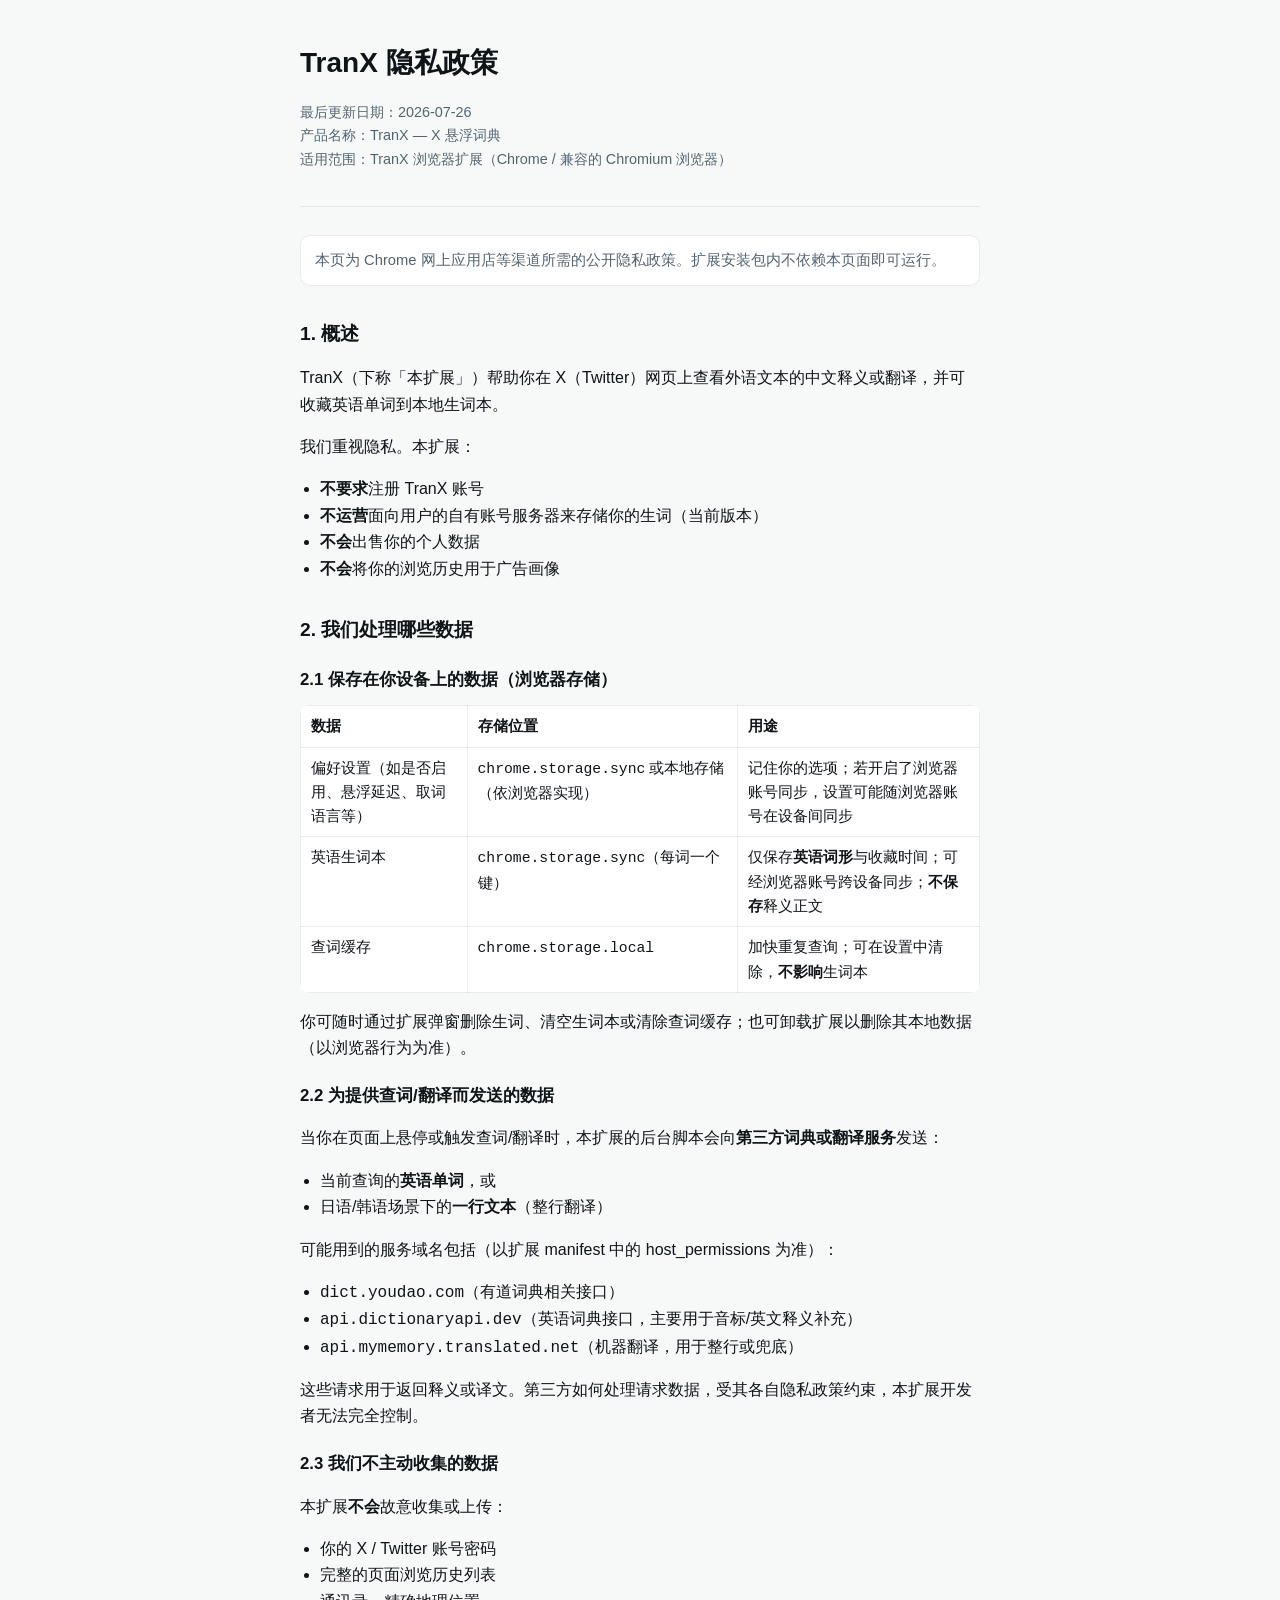
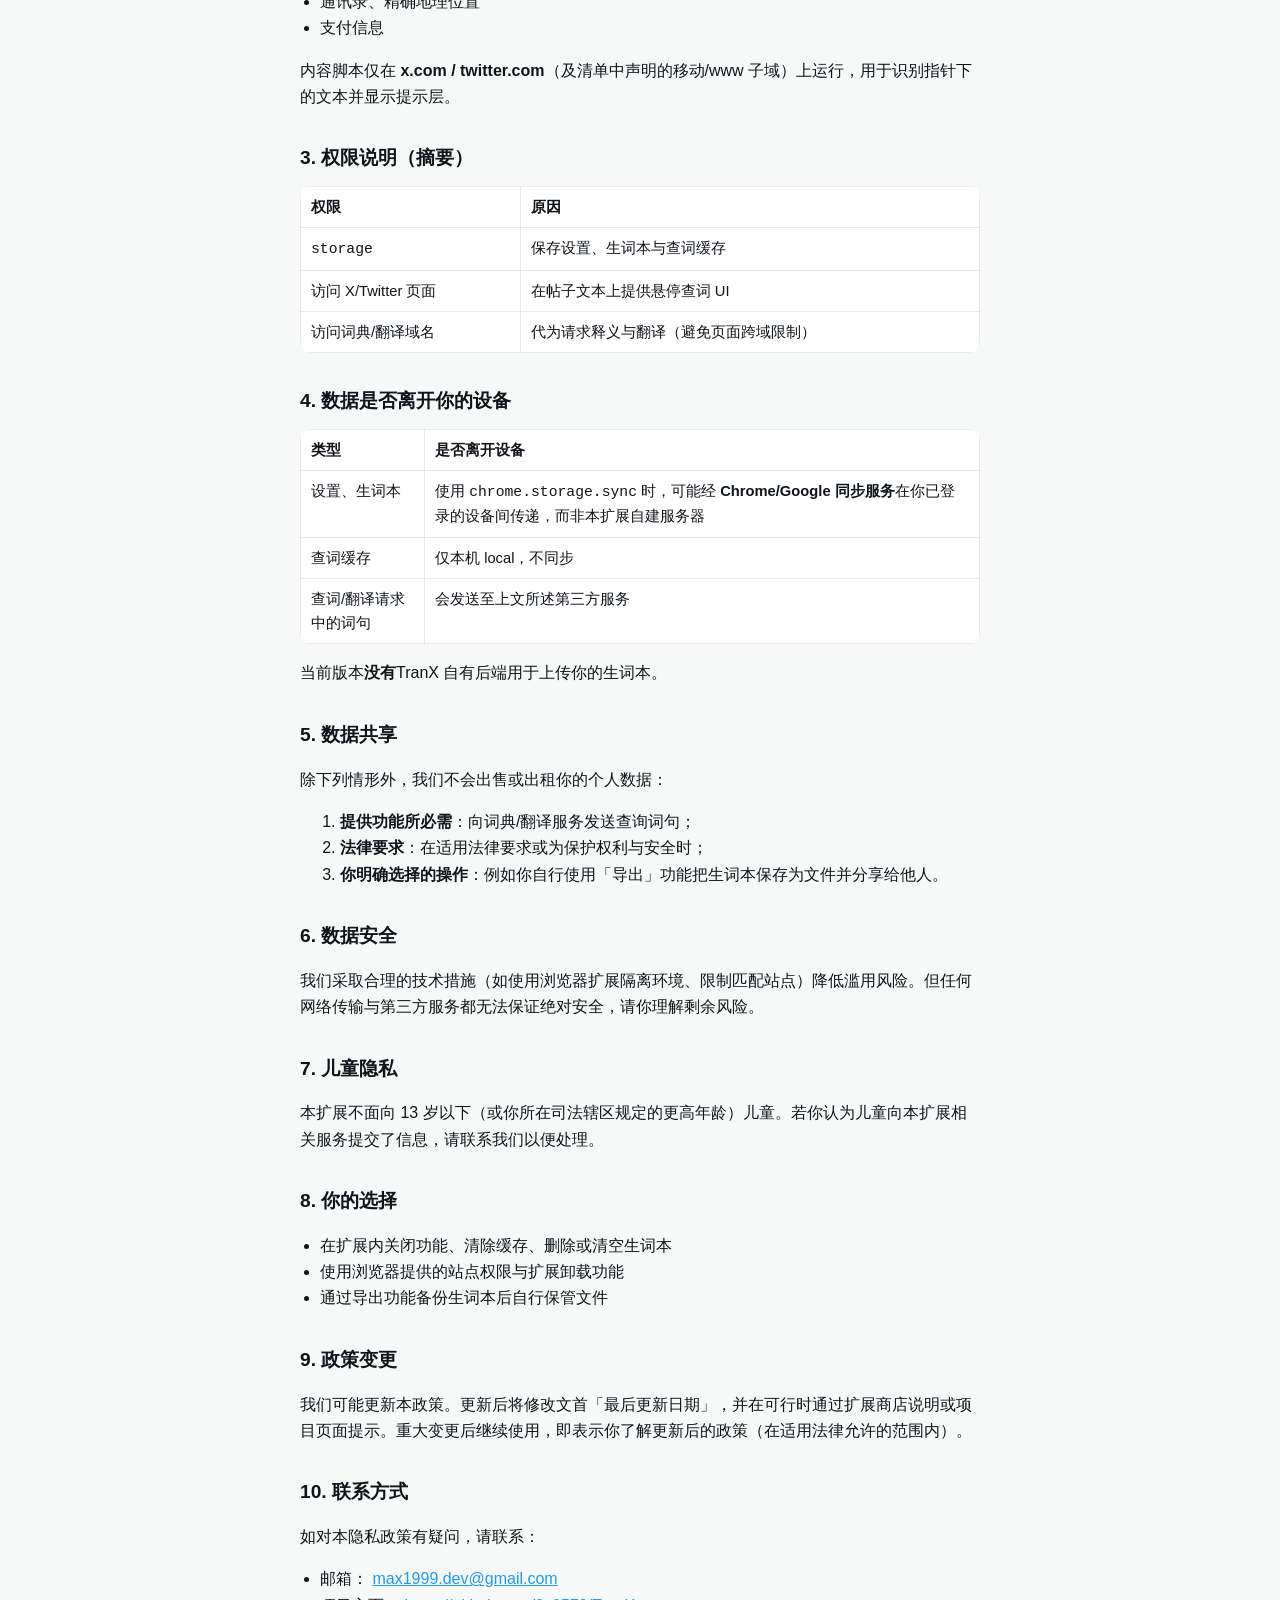
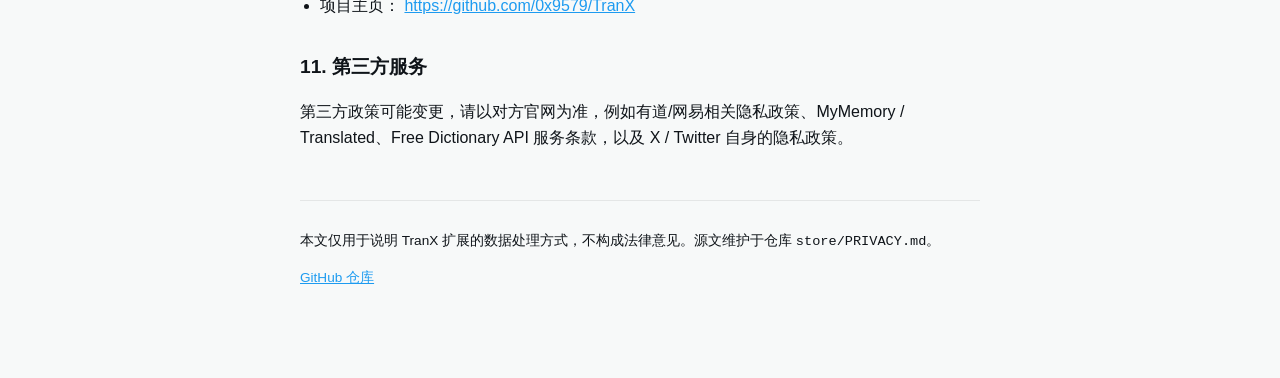
<file: docs/index.html>
<!DOCTYPE html>
<html lang="zh-CN">
  <head>
    <meta charset="utf-8" />
    <meta http-equiv="refresh" content="0; url=privacy.html" />
    <meta name="viewport" content="width=device-width, initial-scale=1" />
    <title>TranX</title>
    <link rel="canonical" href="privacy.html" />
    <style>
      body {
        font-family: system-ui, sans-serif;
        max-width: 40rem;
        margin: 3rem auto;
        padding: 0 1rem;
        line-height: 1.5;
      }
    </style>
  </head>
  <body>
    <p>
      正在跳转到
      <a href="privacy.html">TranX 隐私政策</a>…
    </p>
  </body>
</html>
</file>
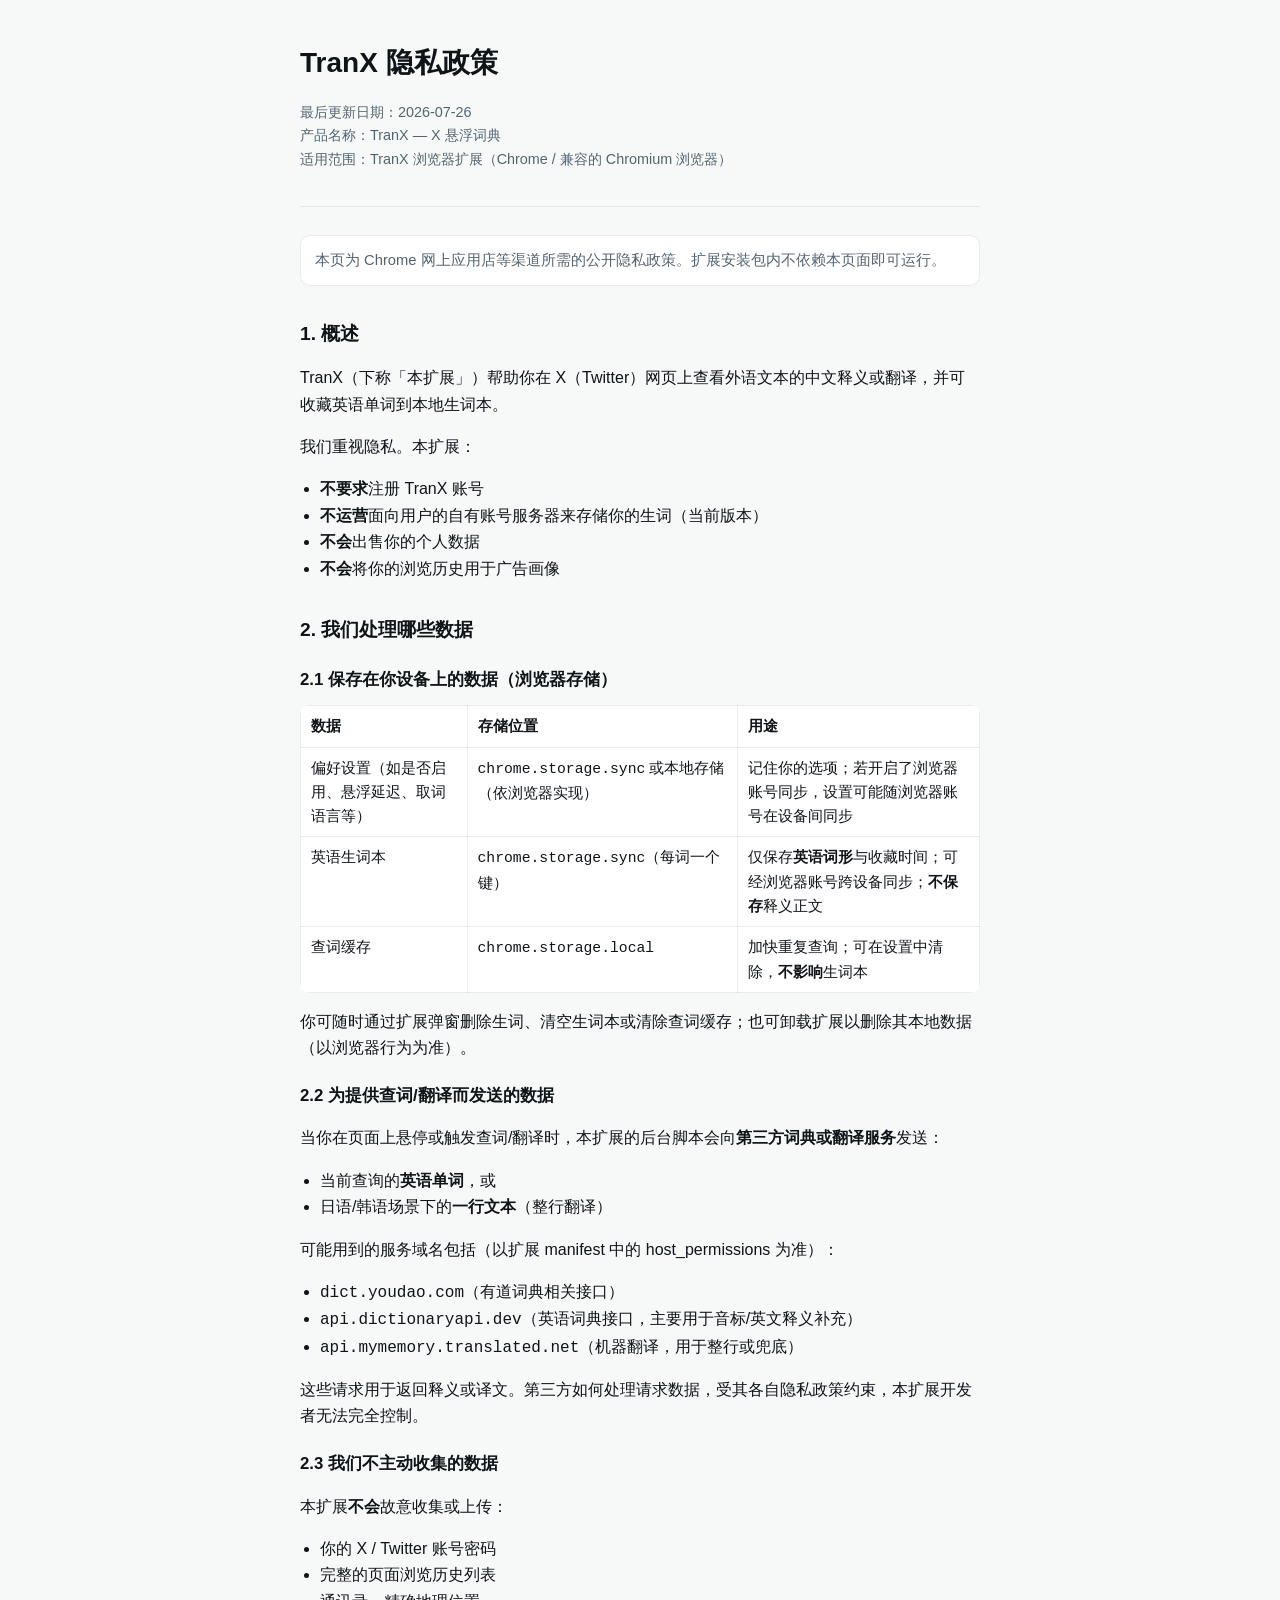
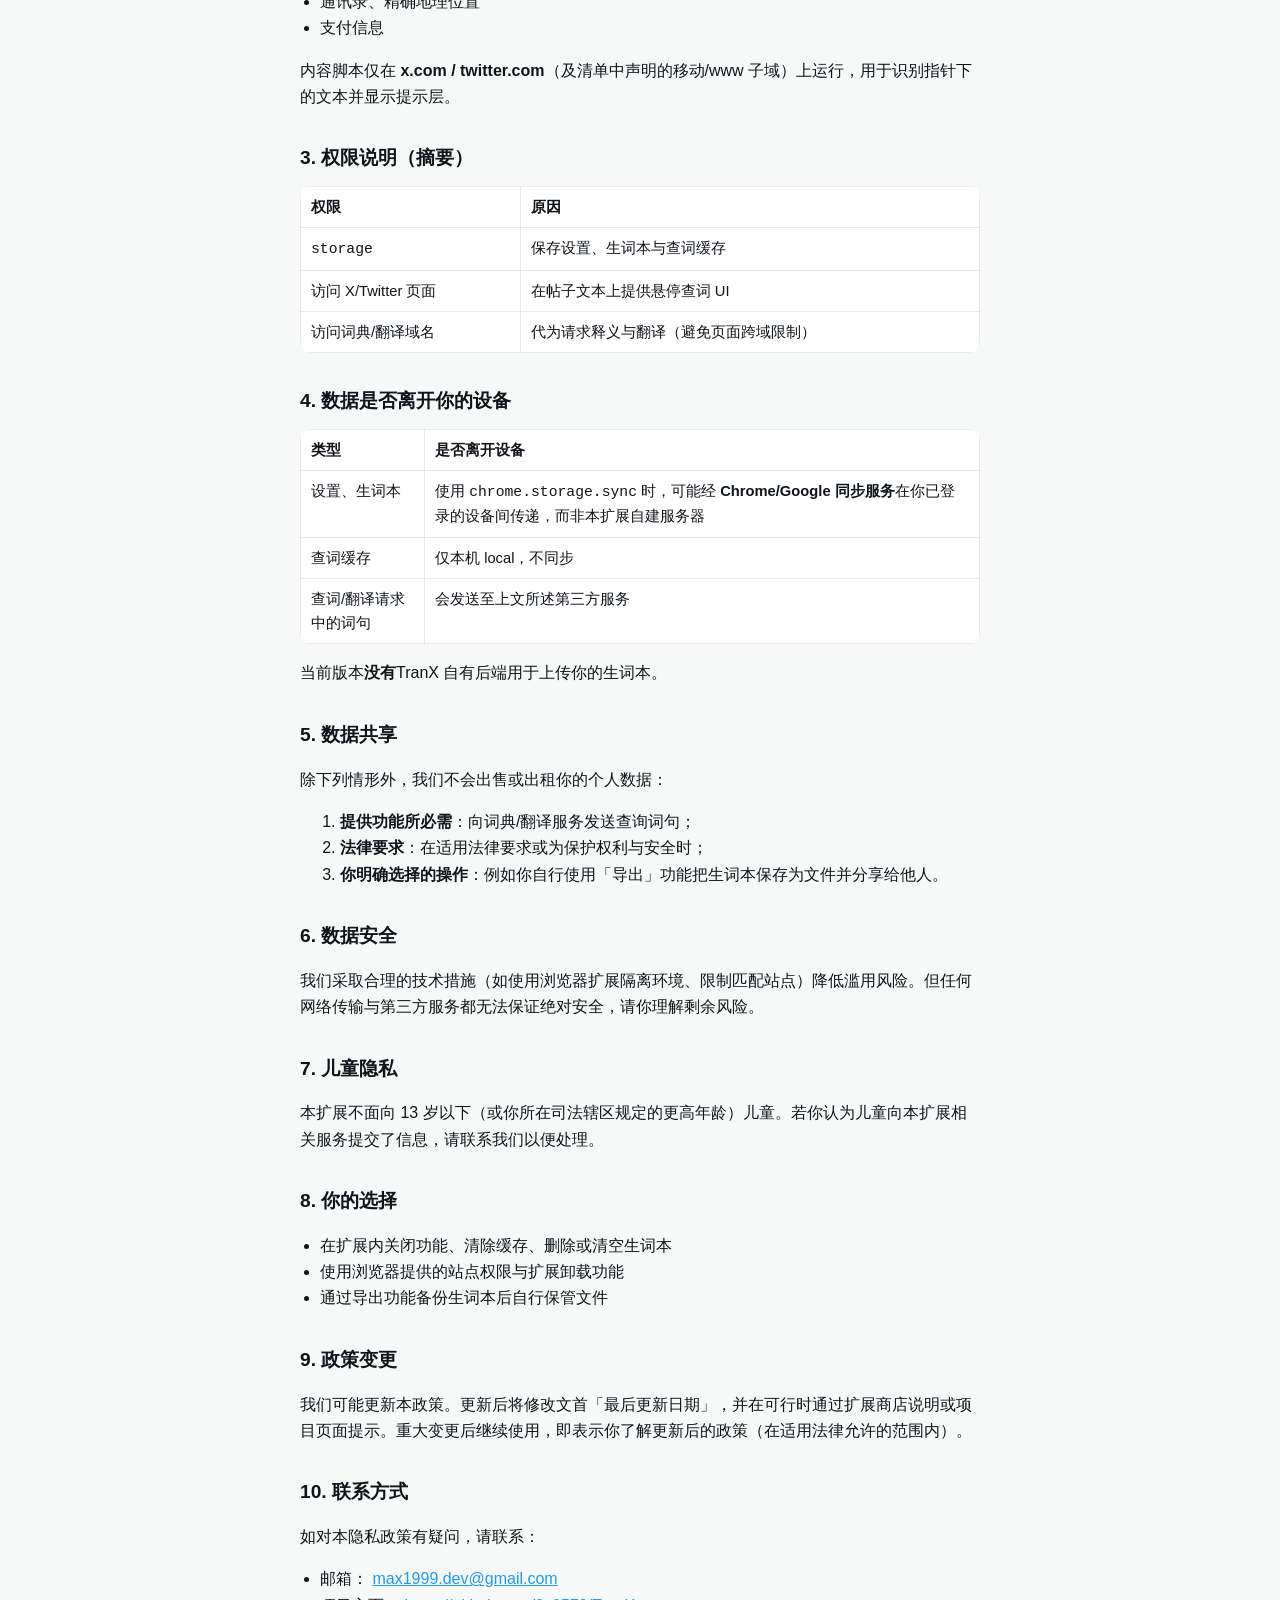
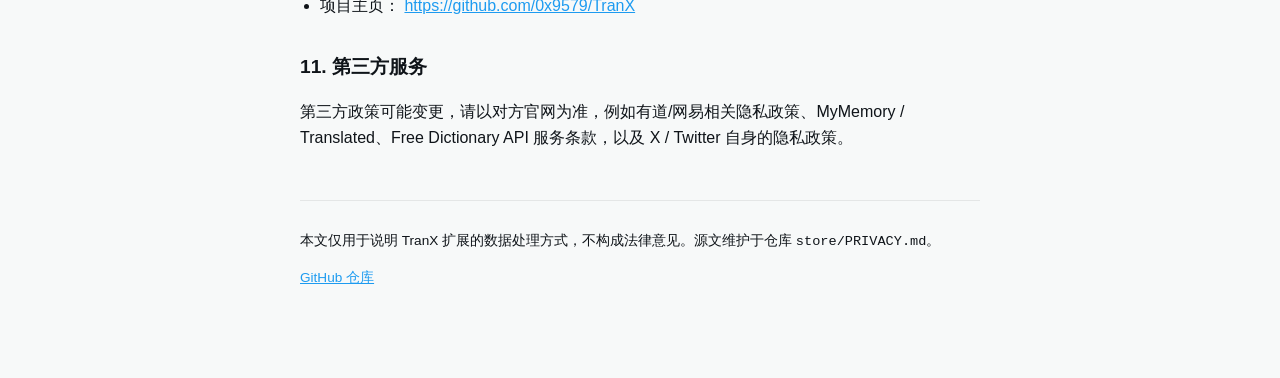
<file: docs/privacy.html>
<!DOCTYPE html>
<html lang="zh-CN">
  <head>
    <meta charset="utf-8" />
    <meta name="viewport" content="width=device-width, initial-scale=1" />
    <title>TranX 隐私政策</title>
    <meta name="description" content="TranX — X 悬浮词典 隐私政策" />
    <style>
      :root {
        color-scheme: light dark;
        --bg: #0f1419;
        --fg: #e7e9ea;
        --muted: #8b98a5;
        --accent: #1d9bf0;
        --border: rgba(255, 255, 255, 0.1);
        --card: rgba(255, 255, 255, 0.03);
      }
      @media (prefers-color-scheme: light) {
        :root {
          --bg: #f7f9f9;
          --fg: #0f1419;
          --muted: #536471;
          --border: rgba(0, 0, 0, 0.08);
          --card: #fff;
        }
      }
      * {
        box-sizing: border-box;
      }
      body {
        margin: 0;
        font-family: -apple-system, BlinkMacSystemFont, "Segoe UI", Roboto,
          "PingFang SC", "Microsoft YaHei", sans-serif;
        background: var(--bg);
        color: var(--fg);
        line-height: 1.65;
        font-size: 16px;
      }
      main {
        max-width: 720px;
        margin: 0 auto;
        padding: 40px 20px 80px;
      }
      header {
        margin-bottom: 28px;
        padding-bottom: 20px;
        border-bottom: 1px solid var(--border);
      }
      h1 {
        font-size: 1.75rem;
        margin: 0 0 8px;
      }
      .meta {
        color: var(--muted);
        font-size: 0.9rem;
      }
      h2 {
        font-size: 1.2rem;
        margin: 2rem 0 0.75rem;
      }
      h3 {
        font-size: 1.05rem;
        margin: 1.25rem 0 0.5rem;
      }
      p,
      li {
        color: var(--fg);
      }
      ul {
        padding-left: 1.25rem;
      }
      a {
        color: var(--accent);
      }
      table {
        width: 100%;
        border-collapse: collapse;
        font-size: 0.92rem;
        margin: 0.75rem 0 1rem;
        background: var(--card);
        border-radius: 10px;
        overflow: hidden;
      }
      th,
      td {
        border: 1px solid var(--border);
        padding: 8px 10px;
        text-align: left;
        vertical-align: top;
      }
      th {
        font-weight: 600;
      }
      .note {
        background: var(--card);
        border: 1px solid var(--border);
        border-radius: 10px;
        padding: 12px 14px;
        color: var(--muted);
        font-size: 0.92rem;
      }
      footer {
        margin-top: 3rem;
        padding-top: 1rem;
        border-top: 1px solid var(--border);
        color: var(--muted);
        font-size: 0.85rem;
      }
    </style>
  </head>
  <body>
    <main>
      <header>
        <h1>TranX 隐私政策</h1>
        <p class="meta">
          最后更新日期：2026-07-26<br />
          产品名称：TranX — X 悬浮词典<br />
          适用范围：TranX 浏览器扩展（Chrome / 兼容的 Chromium 浏览器）
        </p>
      </header>

      <p class="note">
        本页为 Chrome 网上应用店等渠道所需的公开隐私政策。扩展安装包内不依赖本页面即可运行。
      </p>

      <h2>1. 概述</h2>
      <p>
        TranX（下称「本扩展」）帮助你在 X（Twitter）网页上查看外语文本的中文释义或翻译，并可收藏英语单词到本地生词本。
      </p>
      <p>我们重视隐私。本扩展：</p>
      <ul>
        <li><strong>不要求</strong>注册 TranX 账号</li>
        <li>
          <strong>不运营</strong>面向用户的自有账号服务器来存储你的生词（当前版本）
        </li>
        <li><strong>不会</strong>出售你的个人数据</li>
        <li><strong>不会</strong>将你的浏览历史用于广告画像</li>
      </ul>

      <h2>2. 我们处理哪些数据</h2>

      <h3>2.1 保存在你设备上的数据（浏览器存储）</h3>
      <table>
        <thead>
          <tr>
            <th>数据</th>
            <th>存储位置</th>
            <th>用途</th>
          </tr>
        </thead>
        <tbody>
          <tr>
            <td>偏好设置（如是否启用、悬浮延迟、取词语言等）</td>
            <td><code>chrome.storage.sync</code> 或本地存储（依浏览器实现）</td>
            <td>
              记住你的选项；若开启了浏览器账号同步，设置可能随浏览器账号在设备间同步
            </td>
          </tr>
          <tr>
            <td>英语生词本</td>
            <td><code>chrome.storage.sync</code>（每词一个键）</td>
            <td>
              仅保存<strong>英语词形</strong>与收藏时间；可经浏览器账号跨设备同步；<strong>不保存</strong>释义正文
            </td>
          </tr>
          <tr>
            <td>查词缓存</td>
            <td><code>chrome.storage.local</code></td>
            <td>加快重复查询；可在设置中清除，<strong>不影响</strong>生词本</td>
          </tr>
        </tbody>
      </table>
      <p>
        你可随时通过扩展弹窗删除生词、清空生词本或清除查词缓存；也可卸载扩展以删除其本地数据（以浏览器行为为准）。
      </p>

      <h3>2.2 为提供查词/翻译而发送的数据</h3>
      <p>
        当你在页面上悬停或触发查词/翻译时，本扩展的后台脚本会向<strong>第三方词典或翻译服务</strong>发送：
      </p>
      <ul>
        <li>当前查询的<strong>英语单词</strong>，或</li>
        <li>日语/韩语场景下的<strong>一行文本</strong>（整行翻译）</li>
      </ul>
      <p>可能用到的服务域名包括（以扩展 manifest 中的 host_permissions 为准）：</p>
      <ul>
        <li><code>dict.youdao.com</code>（有道词典相关接口）</li>
        <li>
          <code>api.dictionaryapi.dev</code>（英语词典接口，主要用于音标/英文释义补充）
        </li>
        <li>
          <code>api.mymemory.translated.net</code>（机器翻译，用于整行或兜底）
        </li>
      </ul>
      <p>
        这些请求用于返回释义或译文。第三方如何处理请求数据，受其各自隐私政策约束，本扩展开发者无法完全控制。
      </p>

      <h3>2.3 我们不主动收集的数据</h3>
      <p>本扩展<strong>不会</strong>故意收集或上传：</p>
      <ul>
        <li>你的 X / Twitter 账号密码</li>
        <li>完整的页面浏览历史列表</li>
        <li>通讯录、精确地理位置</li>
        <li>支付信息</li>
      </ul>
      <p>
        内容脚本仅在 <strong>x.com / twitter.com</strong>（及清单中声明的移动/www
        子域）上运行，用于识别指针下的文本并显示提示层。
      </p>

      <h2>3. 权限说明（摘要）</h2>
      <table>
        <thead>
          <tr>
            <th>权限</th>
            <th>原因</th>
          </tr>
        </thead>
        <tbody>
          <tr>
            <td><code>storage</code></td>
            <td>保存设置、生词本与查词缓存</td>
          </tr>
          <tr>
            <td>访问 X/Twitter 页面</td>
            <td>在帖子文本上提供悬停查词 UI</td>
          </tr>
          <tr>
            <td>访问词典/翻译域名</td>
            <td>代为请求释义与翻译（避免页面跨域限制）</td>
          </tr>
        </tbody>
      </table>

      <h2>4. 数据是否离开你的设备</h2>
      <table>
        <thead>
          <tr>
            <th>类型</th>
            <th>是否离开设备</th>
          </tr>
        </thead>
        <tbody>
          <tr>
            <td>设置、生词本</td>
            <td>
              使用 <code>chrome.storage.sync</code> 时，可能经
              <strong>Chrome/Google 同步服务</strong>在你已登录的设备间传递，而非本扩展自建服务器
            </td>
          </tr>
          <tr>
            <td>查词缓存</td>
            <td>仅本机 local，不同步</td>
          </tr>
          <tr>
            <td>查词/翻译请求中的词句</td>
            <td>会发送至上文所述第三方服务</td>
          </tr>
        </tbody>
      </table>
      <p>当前版本<strong>没有</strong>TranX 自有后端用于上传你的生词本。</p>

      <h2>5. 数据共享</h2>
      <p>除下列情形外，我们不会出售或出租你的个人数据：</p>
      <ol>
        <li><strong>提供功能所必需</strong>：向词典/翻译服务发送查询词句；</li>
        <li>
          <strong>法律要求</strong>：在适用法律要求或为保护权利与安全时；
        </li>
        <li>
          <strong>你明确选择的操作</strong>：例如你自行使用「导出」功能把生词本保存为文件并分享给他人。
        </li>
      </ol>

      <h2>6. 数据安全</h2>
      <p>
        我们采取合理的技术措施（如使用浏览器扩展隔离环境、限制匹配站点）降低滥用风险。但任何网络传输与第三方服务都无法保证绝对安全，请你理解剩余风险。
      </p>

      <h2>7. 儿童隐私</h2>
      <p>
        本扩展不面向 13 岁以下（或你所在司法辖区规定的更高年龄）儿童。若你认为儿童向本扩展相关服务提交了信息，请联系我们以便处理。
      </p>

      <h2>8. 你的选择</h2>
      <ul>
        <li>在扩展内关闭功能、清除缓存、删除或清空生词本</li>
        <li>使用浏览器提供的站点权限与扩展卸载功能</li>
        <li>通过导出功能备份生词本后自行保管文件</li>
      </ul>

      <h2>9. 政策变更</h2>
      <p>
        我们可能更新本政策。更新后将修改文首「最后更新日期」，并在可行时通过扩展商店说明或项目页面提示。重大变更后继续使用，即表示你了解更新后的政策（在适用法律允许的范围内）。
      </p>

      <h2>10. 联系方式</h2>
      <p>如对本隐私政策有疑问，请联系：</p>
      <ul>
        <li>
          邮箱：
          <a href="mailto:max1999.dev@gmail.com">max1999.dev@gmail.com</a>
        </li>
        <li>
          项目主页：
          <a href="https://github.com/0x9579/TranX">https://github.com/0x9579/TranX</a>
        </li>
      </ul>

      <h2>11. 第三方服务</h2>
      <p>
        第三方政策可能变更，请以对方官网为准，例如有道/网易相关隐私政策、MyMemory /
        Translated、Free Dictionary API 服务条款，以及 X / Twitter 自身的隐私政策。
      </p>

      <footer>
        <p>
          本文仅用于说明 TranX
          扩展的数据处理方式，不构成法律意见。源文维护于仓库
          <code>store/PRIVACY.md</code>。
        </p>
        <p>
          <a href="https://github.com/0x9579/TranX">GitHub 仓库</a>
        </p>
      </footer>
    </main>
  </body>
</html>
</file>
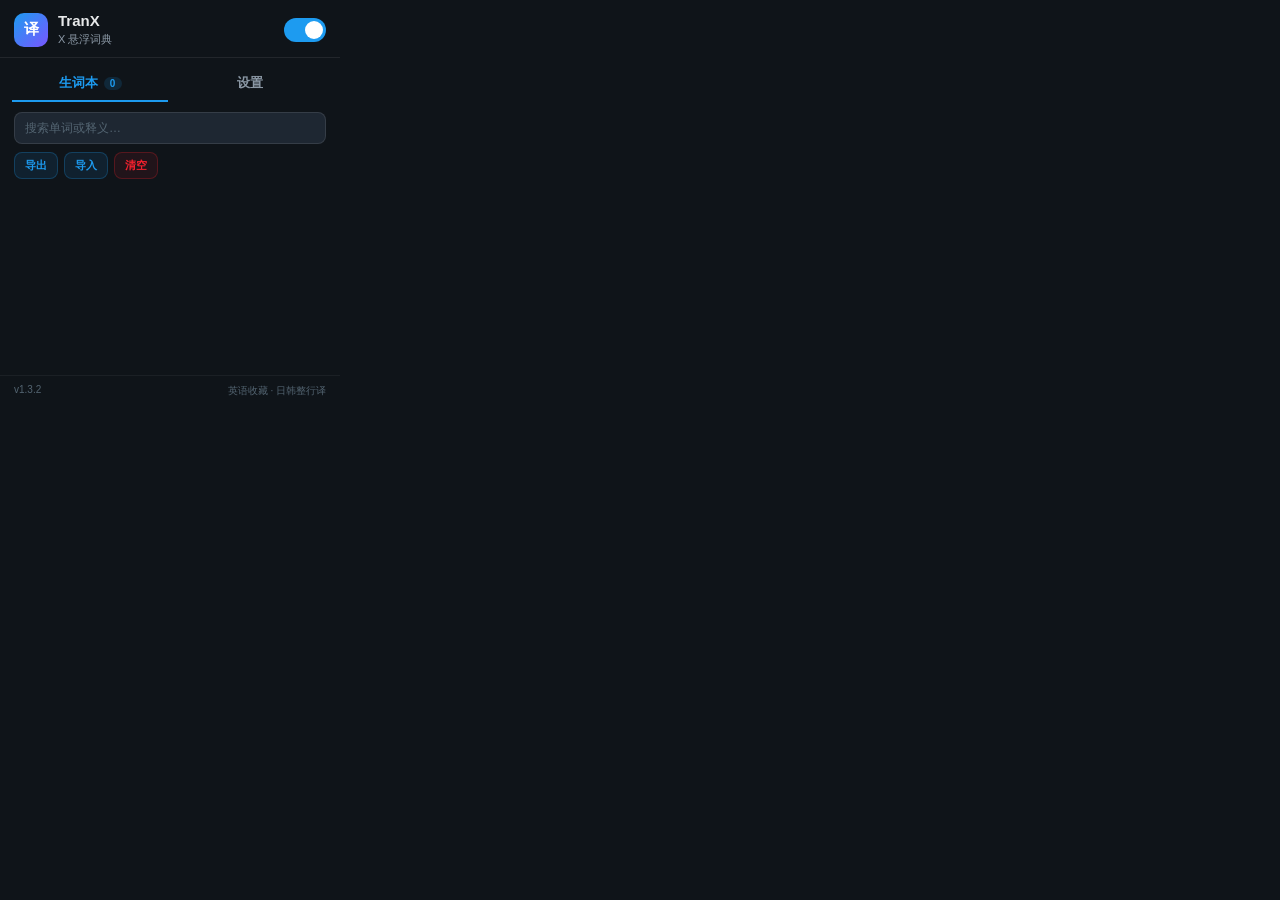
<file: popup/popup.html>
<!DOCTYPE html>
<html lang="zh-CN">
  <head>
    <meta charset="UTF-8" />
    <meta name="viewport" content="width=device-width, initial-scale=1" />
    <title>TranX</title>
    <link rel="stylesheet" href="popup.css" />
  </head>
  <body>
    <header class="header">
      <div class="logo" aria-hidden="true">译</div>
      <div class="titles">
        <h1>TranX</h1>
        <p>X 悬浮词典</p>
      </div>
      <label class="switch" title="启用 / 关闭">
        <input type="checkbox" id="enabled" checked />
        <span class="slider"></span>
      </label>
    </header>

    <nav class="tabs" role="tablist">
      <button type="button" class="tab active" data-tab="vocab" role="tab" aria-selected="true">
        生词本 <span class="tab-count" id="vocabCount">0</span>
      </button>
      <button type="button" class="tab" data-tab="settings" role="tab" aria-selected="false">
        设置
      </button>
    </nav>

    <!-- 生词本 -->
    <section id="panel-vocab" class="panel tab-panel active" role="tabpanel">
      <div class="vocab-toolbar">
        <input
          type="search"
          id="vocabSearch"
          class="search"
          placeholder="搜索单词或释义…"
          autocomplete="off"
        />
      </div>

      <div class="vocab-actions">
        <button type="button" id="exportVocab" class="btn ghost sm">导出</button>
        <button type="button" id="importVocab" class="btn ghost sm">导入</button>
        <input type="file" id="importFile" accept="application/json,.json" hidden />
        <button type="button" id="clearVocab" class="btn danger-ghost sm">清空</button>
      </div>

      <div id="vocabList" class="vocab-list" aria-live="polite"></div>
      <p id="vocabEmpty" class="empty-state" hidden>
        还没有生词。<br />
        在 X 上点击<strong>英语单词</strong>收藏（只存词形，打开时再查释义）。
      </p>
    </section>

    <!-- 设置 -->
    <section id="panel-settings" class="panel tab-panel" role="tabpanel" hidden>
      <label class="row">
        <span class="label">悬浮延迟</span>
        <div class="control">
          <input type="range" id="delay" min="0" max="800" step="50" value="200" />
          <span class="value" id="delayValue">200 ms</span>
        </div>
      </label>

      <label class="row check">
        <span class="label">显示音标</span>
        <input type="checkbox" id="showPhonetic" checked />
      </label>

      <label class="row check">
        <span class="label">显示词性</span>
        <input type="checkbox" id="showPos" checked />
      </label>

      <label class="row check">
        <span class="label">附带英文释义</span>
        <input type="checkbox" id="showEnglish" />
      </label>

      <label class="row">
        <span class="label">最短词长</span>
        <div class="control">
          <select id="minWordLength">
            <option value="1">1</option>
            <option value="2" selected>2</option>
            <option value="3">3</option>
            <option value="4">4</option>
          </select>
        </div>
      </label>

      <div class="section-title">源语言</div>

      <label class="row">
        <span class="label">取词语言</span>
        <div class="control">
          <select id="sourceLang">
            <option value="en" selected>英语</option>
            <option value="ko">韩语</option>
            <option value="ja">日语</option>
            <option value="auto">自动</option>
          </select>
        </div>
      </label>

      <p class="hint compact" id="sourceLangHint">
        仅识别英语单词；<strong>中文永远不会触发</strong>。
      </p>

      <div class="section-title">点击收藏</div>

      <label class="row">
        <span class="label">收藏触发</span>
        <div class="control">
          <select id="clickInterceptMode">
            <option value="all" selected>点单词即收藏</option>
            <option value="nth">连点 N 次收藏</option>
          </select>
        </div>
      </label>

      <label class="row" id="rowClickN">
        <span class="label">N 次（同一词）</span>
        <div class="control">
          <select id="clickInterceptN">
            <option value="1">1</option>
            <option value="2" selected>2</option>
            <option value="3">3</option>
            <option value="4">4</option>
            <option value="5">5</option>
          </select>
        </div>
      </label>

      <p class="hint compact" id="clickModeHint">
        <strong>仅当点击落在词上</strong>时拦截并收藏；点卡片空白处会正常进入帖子页。
      </p>

      <div class="actions">
        <button type="button" id="clearCache" class="btn ghost">清除词典缓存</button>
      </div>

      <p class="hint">
        悬停查词；点在词上收藏/取消。中文不触发。空白、显示更多、点赞等不拦截。
      </p>
    </section>

    <footer class="footer">
      <span>v1.3.2</span>
      <span>英语收藏 · 日韩整行译</span>
    </footer>

    <script src="popup.js"></script>
  </body>
</html>
</file>
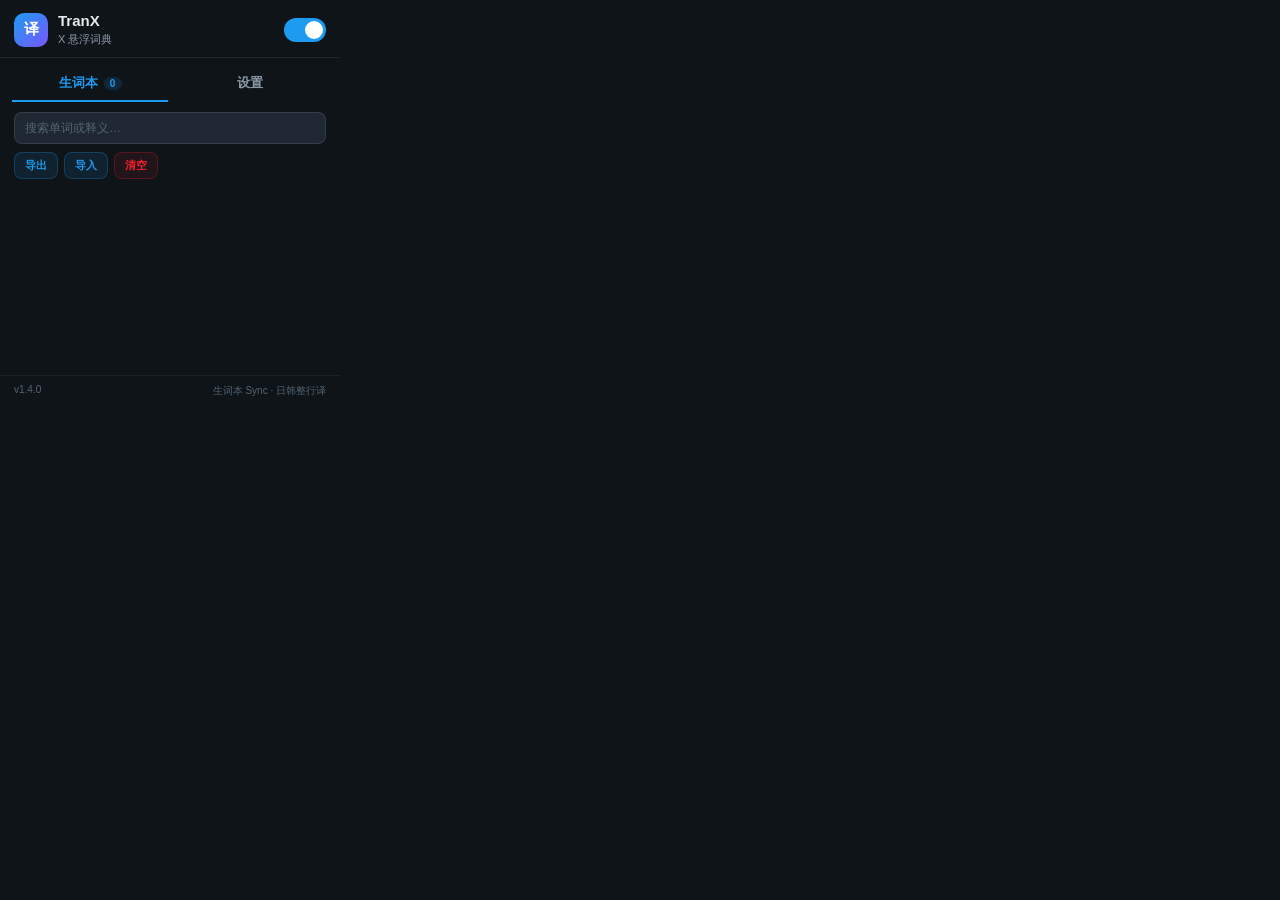
<file: extension/popup/popup.html>
<!DOCTYPE html>
<html lang="zh-CN">
  <head>
    <meta charset="UTF-8" />
    <meta name="viewport" content="width=device-width, initial-scale=1" />
    <title>TranX</title>
    <link rel="stylesheet" href="popup.css" />
  </head>
  <body>
    <header class="header">
      <div class="logo" aria-hidden="true">译</div>
      <div class="titles">
        <h1>TranX</h1>
        <p>X 悬浮词典</p>
      </div>
      <label class="switch" title="启用 / 关闭">
        <input type="checkbox" id="enabled" checked />
        <span class="slider"></span>
      </label>
    </header>

    <nav class="tabs" role="tablist">
      <button type="button" class="tab active" data-tab="vocab" role="tab" aria-selected="true">
        生词本 <span class="tab-count" id="vocabCount">0</span>
      </button>
      <button type="button" class="tab" data-tab="settings" role="tab" aria-selected="false">
        设置
      </button>
    </nav>

    <!-- 生词本 -->
    <section id="panel-vocab" class="panel tab-panel active" role="tabpanel">
      <div class="vocab-toolbar">
        <input
          type="search"
          id="vocabSearch"
          class="search"
          placeholder="搜索单词或释义…"
          autocomplete="off"
        />
      </div>

      <div class="vocab-actions">
        <button type="button" id="exportVocab" class="btn ghost sm">导出</button>
        <button type="button" id="importVocab" class="btn ghost sm">导入</button>
        <input type="file" id="importFile" accept="application/json,.json" hidden />
        <button type="button" id="clearVocab" class="btn danger-ghost sm">清空</button>
      </div>

      <div id="vocabList" class="vocab-list" aria-live="polite"></div>
      <p id="vocabEmpty" class="empty-state" hidden>
        还没有生词。<br />
        在 X 上点击<strong>英语单词</strong>收藏（只存词形，经 Chrome 账号同步；打开时再查释义）。
      </p>
    </section>

    <!-- 设置 -->
    <section id="panel-settings" class="panel tab-panel" role="tabpanel" hidden>
      <label class="row">
        <span class="label">悬浮延迟</span>
        <div class="control">
          <input type="range" id="delay" min="0" max="800" step="50" value="200" />
          <span class="value" id="delayValue">200 ms</span>
        </div>
      </label>

      <label class="row check">
        <span class="label">显示音标</span>
        <input type="checkbox" id="showPhonetic" checked />
      </label>

      <label class="row check">
        <span class="label">显示词性</span>
        <input type="checkbox" id="showPos" checked />
      </label>

      <label class="row check">
        <span class="label">附带英文释义</span>
        <input type="checkbox" id="showEnglish" />
      </label>

      <label class="row">
        <span class="label">最短词长</span>
        <div class="control">
          <select id="minWordLength">
            <option value="1">1</option>
            <option value="2" selected>2</option>
            <option value="3">3</option>
            <option value="4">4</option>
          </select>
        </div>
      </label>

      <div class="section-title">源语言</div>

      <label class="row">
        <span class="label">取词语言</span>
        <div class="control">
          <select id="sourceLang">
            <option value="en" selected>英语</option>
            <option value="ko">韩语</option>
            <option value="ja">日语</option>
            <option value="auto">自动</option>
          </select>
        </div>
      </label>

      <p class="hint compact" id="sourceLangHint">
        仅识别英语单词；<strong>中文永远不会触发</strong>。
      </p>

      <div class="section-title">点击收藏</div>

      <label class="row">
        <span class="label">收藏触发</span>
        <div class="control">
          <select id="clickInterceptMode">
            <option value="all" selected>点单词即收藏</option>
            <option value="nth">连点 N 次收藏</option>
          </select>
        </div>
      </label>

      <label class="row" id="rowClickN">
        <span class="label">N 次（同一词）</span>
        <div class="control">
          <select id="clickInterceptN">
            <option value="1">1</option>
            <option value="2" selected>2</option>
            <option value="3">3</option>
            <option value="4">4</option>
            <option value="5">5</option>
          </select>
        </div>
      </label>

      <p class="hint compact" id="clickModeHint">
        <strong>仅当点击落在词上</strong>时拦截并收藏；点卡片空白处会正常进入帖子页。
      </p>

      <div class="actions">
        <button type="button" id="clearCache" class="btn ghost">清除词典缓存</button>
      </div>

      <p class="hint">
        悬停查词；点在词上收藏/取消。中文不触发。空白、显示更多、点赞等不拦截。
      </p>
    </section>

    <footer class="footer">
      <span>v1.4.0</span>
      <span>生词本 Sync · 日韩整行译</span>
    </footer>

    <script src="popup.js"></script>
  </body>
</html>
</file>
<file: popup/popup.css>
* {
  box-sizing: border-box;
  margin: 0;
  padding: 0;
}

body {
  width: 340px;
  max-height: 520px;
  font-family: -apple-system, BlinkMacSystemFont, "Segoe UI", Roboto, "PingFang SC",
    "Microsoft YaHei", sans-serif;
  background: #0f1419;
  color: #e7e9ea;
  font-size: 13px;
  display: flex;
  flex-direction: column;
}

.header {
  display: flex;
  align-items: center;
  gap: 10px;
  padding: 12px 14px 10px;
  border-bottom: 1px solid rgba(255, 255, 255, 0.08);
  flex-shrink: 0;
}

.logo {
  width: 34px;
  height: 34px;
  border-radius: 10px;
  background: linear-gradient(135deg, #1d9bf0, #7856ff);
  display: grid;
  place-items: center;
  font-weight: 800;
  font-size: 15px;
  color: #fff;
  flex-shrink: 0;
}

.titles {
  flex: 1;
  min-width: 0;
}

.titles h1 {
  font-size: 15px;
  font-weight: 700;
  line-height: 1.2;
}

.titles p {
  font-size: 11px;
  color: #8b98a5;
  margin-top: 2px;
}

/* toggle switch */
.switch {
  position: relative;
  width: 42px;
  height: 24px;
  flex-shrink: 0;
  cursor: pointer;
}

.switch input {
  opacity: 0;
  width: 0;
  height: 0;
}

.slider {
  position: absolute;
  inset: 0;
  background: #38444d;
  border-radius: 999px;
  transition: 0.2s;
}

.slider::before {
  content: "";
  position: absolute;
  width: 18px;
  height: 18px;
  left: 3px;
  top: 3px;
  background: #fff;
  border-radius: 50%;
  transition: 0.2s;
}

.switch input:checked + .slider {
  background: #1d9bf0;
}

.switch input:checked + .slider::before {
  transform: translateX(18px);
}

/* tabs */
.tabs {
  display: flex;
  gap: 4px;
  padding: 8px 12px 0;
  flex-shrink: 0;
}

.tab {
  flex: 1;
  border: none;
  background: transparent;
  color: #8b98a5;
  font-size: 13px;
  font-weight: 600;
  padding: 8px 6px;
  cursor: pointer;
  border-bottom: 2px solid transparent;
  display: inline-flex;
  align-items: center;
  justify-content: center;
  gap: 6px;
}

.tab:hover {
  color: #e7e9ea;
}

.tab.active {
  color: #1d9bf0;
  border-bottom-color: #1d9bf0;
}

.tab-count {
  font-size: 10px;
  font-weight: 700;
  min-width: 18px;
  padding: 1px 5px;
  border-radius: 999px;
  background: rgba(29, 155, 240, 0.15);
  color: #1d9bf0;
  font-variant-numeric: tabular-nums;
}

.tab-panel {
  display: none;
  flex-direction: column;
  min-height: 0;
  flex: 1;
  overflow: hidden;
}

.tab-panel.active {
  display: flex;
}

.panel {
  padding: 10px 14px 8px;
}

#panel-settings.panel {
  overflow-y: auto;
}

/* settings rows */
.row {
  display: flex;
  align-items: center;
  justify-content: space-between;
  gap: 12px;
  padding: 10px 0;
  border-bottom: 1px solid rgba(255, 255, 255, 0.05);
  cursor: pointer;
}

.label {
  color: #e7e9ea;
  font-weight: 500;
  flex-shrink: 0;
}

.control {
  display: flex;
  align-items: center;
  gap: 8px;
  flex: 1;
  justify-content: flex-end;
  min-width: 0;
}

.row.check input[type="checkbox"] {
  width: 16px;
  height: 16px;
  accent-color: #1d9bf0;
  cursor: pointer;
}

input[type="range"] {
  width: 100px;
  accent-color: #1d9bf0;
  cursor: pointer;
}

.value {
  font-size: 11px;
  color: #8b98a5;
  min-width: 52px;
  text-align: right;
  font-variant-numeric: tabular-nums;
}

select {
  background: #1e2732;
  color: #e7e9ea;
  border: 1px solid rgba(255, 255, 255, 0.1);
  border-radius: 6px;
  padding: 4px 8px;
  font-size: 12px;
  cursor: pointer;
}

.section-title {
  margin: 10px 0 2px;
  padding-top: 8px;
  font-size: 11px;
  font-weight: 700;
  color: #8b98a5;
  letter-spacing: 0.04em;
  text-transform: none;
  border-top: 1px solid rgba(255, 255, 255, 0.06);
}

.hint.compact {
  margin-top: 4px;
  margin-bottom: 4px;
}

.actions {
  padding: 8px 0 4px;
}

.btn {
  width: 100%;
  border: none;
  border-radius: 8px;
  padding: 8px 12px;
  font-size: 12px;
  font-weight: 600;
  cursor: pointer;
  transition: background 0.15s, color 0.15s;
}

.btn.sm {
  width: auto;
  padding: 5px 10px;
  font-size: 11px;
}

.btn.ghost {
  background: rgba(29, 155, 240, 0.1);
  color: #1d9bf0;
  border: 1px solid rgba(29, 155, 240, 0.25);
}

.btn.ghost:hover {
  background: rgba(29, 155, 240, 0.18);
}

.btn.ghost:disabled {
  opacity: 0.6;
  cursor: default;
}

.btn.danger-ghost {
  background: rgba(244, 33, 46, 0.08);
  color: #f4212e;
  border: 1px solid rgba(244, 33, 46, 0.25);
}

.btn.danger-ghost:hover {
  background: rgba(244, 33, 46, 0.16);
}

.hint {
  margin-top: 6px;
  font-size: 11px;
  line-height: 1.5;
  color: #8b98a5;
  background: rgba(255, 255, 255, 0.03);
  border-radius: 8px;
  padding: 8px 10px;
}

.hint strong {
  color: #1d9bf0;
  font-weight: 600;
}

/* vocab */
.vocab-toolbar {
  margin-bottom: 8px;
  flex-shrink: 0;
}

.search {
  width: 100%;
  background: #1e2732;
  border: 1px solid rgba(255, 255, 255, 0.1);
  border-radius: 8px;
  padding: 8px 10px;
  color: #e7e9ea;
  font-size: 12px;
  outline: none;
}

.search:focus {
  border-color: rgba(29, 155, 240, 0.55);
}

.search::placeholder {
  color: #536471;
}

.vocab-actions {
  display: flex;
  gap: 6px;
  margin-bottom: 8px;
  flex-shrink: 0;
}

.vocab-list {
  overflow-y: auto;
  flex: 1;
  min-height: 180px;
  max-height: 320px;
  display: flex;
  flex-direction: column;
  gap: 6px;
  padding-right: 2px;
}

.vocab-item {
  background: rgba(255, 255, 255, 0.03);
  border: 1px solid rgba(255, 255, 255, 0.06);
  border-radius: 10px;
  padding: 8px 10px;
}

.vocab-item-top {
  display: flex;
  align-items: baseline;
  gap: 6px;
  margin-bottom: 4px;
}

.def-loading {
  color: #536471;
  font-size: 11px;
}

.def-error {
  color: #f4212e;
  font-size: 11px;
}

.vocab-item-word {
  font-weight: 700;
  font-size: 14px;
  color: #fff;
}

.vocab-item-phonetic {
  font-size: 11px;
  color: #8b98a5;
  flex: 1;
  min-width: 0;
  overflow: hidden;
  text-overflow: ellipsis;
  white-space: nowrap;
}

.vocab-item-del {
  border: none;
  background: transparent;
  color: #536471;
  cursor: pointer;
  font-size: 14px;
  line-height: 1;
  padding: 2px 4px;
  border-radius: 4px;
  flex-shrink: 0;
}

.vocab-item-del:hover {
  color: #f4212e;
  background: rgba(244, 33, 46, 0.1);
}

.vocab-item-meanings {
  font-size: 12px;
  color: #cfd9de;
  line-height: 1.4;
  display: -webkit-box;
  -webkit-line-clamp: 2;
  -webkit-box-orient: vertical;
  overflow: hidden;
}

.vocab-item-meanings .pos {
  color: #ff7a59;
  font-style: italic;
  margin-right: 4px;
}

.vocab-item-meta {
  margin-top: 4px;
  font-size: 10px;
  color: #536471;
}

.empty-state {
  text-align: center;
  color: #8b98a5;
  font-size: 12px;
  line-height: 1.6;
  padding: 36px 12px;
}

.empty-state strong {
  color: #1d9bf0;
}

.footer {
  display: flex;
  justify-content: space-between;
  padding: 8px 14px 10px;
  font-size: 10px;
  color: #536471;
  border-top: 1px solid rgba(255, 255, 255, 0.05);
  flex-shrink: 0;
}
</file>
<file: extension/popup/popup.css>
* {
  box-sizing: border-box;
  margin: 0;
  padding: 0;
}

body {
  width: 340px;
  max-height: 520px;
  font-family: -apple-system, BlinkMacSystemFont, "Segoe UI", Roboto, "PingFang SC",
    "Microsoft YaHei", sans-serif;
  background: #0f1419;
  color: #e7e9ea;
  font-size: 13px;
  display: flex;
  flex-direction: column;
}

.header {
  display: flex;
  align-items: center;
  gap: 10px;
  padding: 12px 14px 10px;
  border-bottom: 1px solid rgba(255, 255, 255, 0.08);
  flex-shrink: 0;
}

.logo {
  width: 34px;
  height: 34px;
  border-radius: 10px;
  background: linear-gradient(135deg, #1d9bf0, #7856ff);
  display: grid;
  place-items: center;
  font-weight: 800;
  font-size: 15px;
  color: #fff;
  flex-shrink: 0;
}

.titles {
  flex: 1;
  min-width: 0;
}

.titles h1 {
  font-size: 15px;
  font-weight: 700;
  line-height: 1.2;
}

.titles p {
  font-size: 11px;
  color: #8b98a5;
  margin-top: 2px;
}

/* toggle switch */
.switch {
  position: relative;
  width: 42px;
  height: 24px;
  flex-shrink: 0;
  cursor: pointer;
}

.switch input {
  opacity: 0;
  width: 0;
  height: 0;
}

.slider {
  position: absolute;
  inset: 0;
  background: #38444d;
  border-radius: 999px;
  transition: 0.2s;
}

.slider::before {
  content: "";
  position: absolute;
  width: 18px;
  height: 18px;
  left: 3px;
  top: 3px;
  background: #fff;
  border-radius: 50%;
  transition: 0.2s;
}

.switch input:checked + .slider {
  background: #1d9bf0;
}

.switch input:checked + .slider::before {
  transform: translateX(18px);
}

/* tabs */
.tabs {
  display: flex;
  gap: 4px;
  padding: 8px 12px 0;
  flex-shrink: 0;
}

.tab {
  flex: 1;
  border: none;
  background: transparent;
  color: #8b98a5;
  font-size: 13px;
  font-weight: 600;
  padding: 8px 6px;
  cursor: pointer;
  border-bottom: 2px solid transparent;
  display: inline-flex;
  align-items: center;
  justify-content: center;
  gap: 6px;
}

.tab:hover {
  color: #e7e9ea;
}

.tab.active {
  color: #1d9bf0;
  border-bottom-color: #1d9bf0;
}

.tab-count {
  font-size: 10px;
  font-weight: 700;
  min-width: 18px;
  padding: 1px 5px;
  border-radius: 999px;
  background: rgba(29, 155, 240, 0.15);
  color: #1d9bf0;
  font-variant-numeric: tabular-nums;
}

.tab-panel {
  display: none;
  flex-direction: column;
  min-height: 0;
  flex: 1;
  overflow: hidden;
}

.tab-panel.active {
  display: flex;
}

.panel {
  padding: 10px 14px 8px;
}

#panel-settings.panel {
  overflow-y: auto;
}

/* settings rows */
.row {
  display: flex;
  align-items: center;
  justify-content: space-between;
  gap: 12px;
  padding: 10px 0;
  border-bottom: 1px solid rgba(255, 255, 255, 0.05);
  cursor: pointer;
}

.label {
  color: #e7e9ea;
  font-weight: 500;
  flex-shrink: 0;
}

.control {
  display: flex;
  align-items: center;
  gap: 8px;
  flex: 1;
  justify-content: flex-end;
  min-width: 0;
}

.row.check input[type="checkbox"] {
  width: 16px;
  height: 16px;
  accent-color: #1d9bf0;
  cursor: pointer;
}

input[type="range"] {
  width: 100px;
  accent-color: #1d9bf0;
  cursor: pointer;
}

.value {
  font-size: 11px;
  color: #8b98a5;
  min-width: 52px;
  text-align: right;
  font-variant-numeric: tabular-nums;
}

select {
  background: #1e2732;
  color: #e7e9ea;
  border: 1px solid rgba(255, 255, 255, 0.1);
  border-radius: 6px;
  padding: 4px 8px;
  font-size: 12px;
  cursor: pointer;
}

.section-title {
  margin: 10px 0 2px;
  padding-top: 8px;
  font-size: 11px;
  font-weight: 700;
  color: #8b98a5;
  letter-spacing: 0.04em;
  text-transform: none;
  border-top: 1px solid rgba(255, 255, 255, 0.06);
}

.hint.compact {
  margin-top: 4px;
  margin-bottom: 4px;
}

.actions {
  padding: 8px 0 4px;
}

.btn {
  width: 100%;
  border: none;
  border-radius: 8px;
  padding: 8px 12px;
  font-size: 12px;
  font-weight: 600;
  cursor: pointer;
  transition: background 0.15s, color 0.15s;
}

.btn.sm {
  width: auto;
  padding: 5px 10px;
  font-size: 11px;
}

.btn.ghost {
  background: rgba(29, 155, 240, 0.1);
  color: #1d9bf0;
  border: 1px solid rgba(29, 155, 240, 0.25);
}

.btn.ghost:hover {
  background: rgba(29, 155, 240, 0.18);
}

.btn.ghost:disabled {
  opacity: 0.6;
  cursor: default;
}

.btn.danger-ghost {
  background: rgba(244, 33, 46, 0.08);
  color: #f4212e;
  border: 1px solid rgba(244, 33, 46, 0.25);
}

.btn.danger-ghost:hover {
  background: rgba(244, 33, 46, 0.16);
}

.hint {
  margin-top: 6px;
  font-size: 11px;
  line-height: 1.5;
  color: #8b98a5;
  background: rgba(255, 255, 255, 0.03);
  border-radius: 8px;
  padding: 8px 10px;
}

.hint strong {
  color: #1d9bf0;
  font-weight: 600;
}

/* vocab */
.vocab-toolbar {
  margin-bottom: 8px;
  flex-shrink: 0;
}

.search {
  width: 100%;
  background: #1e2732;
  border: 1px solid rgba(255, 255, 255, 0.1);
  border-radius: 8px;
  padding: 8px 10px;
  color: #e7e9ea;
  font-size: 12px;
  outline: none;
}

.search:focus {
  border-color: rgba(29, 155, 240, 0.55);
}

.search::placeholder {
  color: #536471;
}

.vocab-actions {
  display: flex;
  gap: 6px;
  margin-bottom: 8px;
  flex-shrink: 0;
}

.vocab-list {
  overflow-y: auto;
  flex: 1;
  min-height: 180px;
  max-height: 320px;
  display: flex;
  flex-direction: column;
  gap: 6px;
  padding-right: 2px;
}

.vocab-item {
  background: rgba(255, 255, 255, 0.03);
  border: 1px solid rgba(255, 255, 255, 0.06);
  border-radius: 10px;
  padding: 8px 10px;
}

.vocab-item-top {
  display: flex;
  align-items: baseline;
  gap: 6px;
  margin-bottom: 4px;
}

.def-loading {
  color: #536471;
  font-size: 11px;
}

.def-error {
  color: #f4212e;
  font-size: 11px;
}

.vocab-item-word {
  font-weight: 700;
  font-size: 14px;
  color: #fff;
}

.vocab-item-phonetic {
  font-size: 11px;
  color: #8b98a5;
  flex: 1;
  min-width: 0;
  overflow: hidden;
  text-overflow: ellipsis;
  white-space: nowrap;
}

.vocab-item-del {
  border: none;
  background: transparent;
  color: #536471;
  cursor: pointer;
  font-size: 14px;
  line-height: 1;
  padding: 2px 4px;
  border-radius: 4px;
  flex-shrink: 0;
}

.vocab-item-del:hover {
  color: #f4212e;
  background: rgba(244, 33, 46, 0.1);
}

.vocab-item-meanings {
  font-size: 12px;
  color: #cfd9de;
  line-height: 1.4;
  display: -webkit-box;
  -webkit-line-clamp: 2;
  -webkit-box-orient: vertical;
  overflow: hidden;
}

.vocab-item-meanings .pos {
  color: #ff7a59;
  font-style: italic;
  margin-right: 4px;
}

.vocab-item-meta {
  margin-top: 4px;
  font-size: 10px;
  color: #536471;
}

.empty-state {
  text-align: center;
  color: #8b98a5;
  font-size: 12px;
  line-height: 1.6;
  padding: 36px 12px;
}

.empty-state strong {
  color: #1d9bf0;
}

.footer {
  display: flex;
  justify-content: space-between;
  padding: 8px 14px 10px;
  font-size: 10px;
  color: #536471;
  border-top: 1px solid rgba(255, 255, 255, 0.05);
  flex-shrink: 0;
}
</file>
